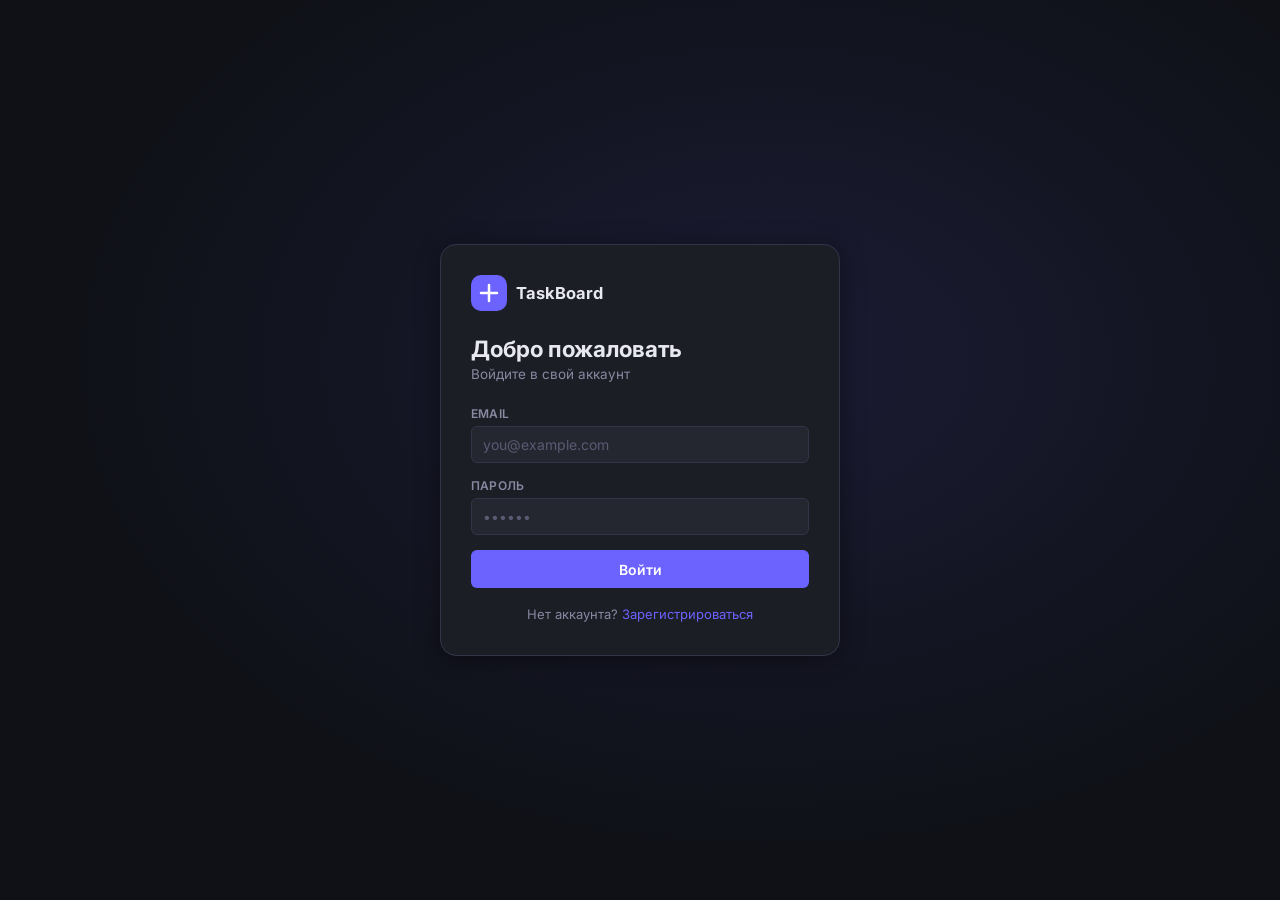
<file: Kursovichok2/wwwroot/index.html>
<!DOCTYPE html>
<html lang="ru">
<head>
    <meta charset="UTF-8" />
    <meta name="viewport" content="width=device-width, initial-scale=1.0" />
    <title>TaskBoard — Управление задачами</title>
    <link rel="preconnect" href="https://fonts.googleapis.com" />
    <link href="https://fonts.googleapis.com/css2?family=Inter:wght@400;500;600;700&display=swap" rel="stylesheet" />
    <link rel="stylesheet" href="style.css?v=5" />
    <link rel="icon" href="data:image/svg+xml,<svg xmlns='http://www.w3.org/2000/svg' viewBox='0 0 100 100'><text y='.9em' font-size='90'>📋</text></svg>">
</head>
<body>

    <!-- ТОСТЫ -->
    <div id="toast-container"></div>

    <!-- ЭКРАНЫ АВТОРИЗАЦИИ (показываются, когда пользователь не вошёл) -->
    <div id="auth-view" class="auth-wrapper hidden">
        <!-- LOGIN -->
        <div id="page-login" class="auth-card hidden">
            <div class="auth-logo">
                <svg width="36" height="36" viewBox="0 0 36 36" fill="none">
                    <rect width="36" height="36" rx="10" fill="#6C63FF" />
                    <path d="M10 18h16M18 10v16" stroke="#fff" stroke-width="2.5" stroke-linecap="round" />
                </svg>
                <span>TaskBoard</span>
            </div>
            <h1 class="auth-title">Добро пожаловать</h1>
            <p class="auth-subtitle">Войдите в свой аккаунт</p>
            <form id="login-form" class="auth-form" onsubmit="Auth.login(); return false;">
                <div class="field">
                    <label>Email</label>
                    <input type="email" id="login-email" placeholder="you@example.com" autocomplete="email" required />
                </div>
                <div class="field">
                    <label>Пароль</label>
                    <input type="password" id="login-password" placeholder="••••••" autocomplete="current-password" required />
                </div>
                <div id="login-error" class="form-error hidden"></div>
                <button type="submit" class="btn btn-primary btn-full">
                    <span class="btn-text">Войти</span>
                    <span class="btn-spinner hidden"></span>
                </button>
            </form>
            <p class="auth-footer">Нет аккаунта? <a href="#" onclick="Router.go('register')">Зарегистрироваться</a></p>
        </div>

        <!-- РЕГИСТРАЦИЯ -->
        <div id="page-register" class="auth-card hidden">
            <div class="auth-logo">
                <svg width="36" height="36" viewBox="0 0 36 36" fill="none">
                    <rect width="36" height="36" rx="10" fill="#6C63FF" />
                    <path d="M10 18h16M18 10v16" stroke="#fff" stroke-width="2.5" stroke-linecap="round" />
                </svg>
                <span>TaskBoard</span>
            </div>
            <h1 class="auth-title">Создать аккаунт</h1>
            <p class="auth-subtitle">Заполните данные для регистрации</p>
            <form id="register-form" class="auth-form" onsubmit="Auth.register(); return false;">
                <div class="field">
                    <label>Имя пользователя</label>
                    <input type="text" id="reg-username" placeholder="Минимум 5 символов" minlength="5" maxlength="50" required />
                </div>
                <div class="field">
                    <label>Email</label>
                    <input type="email" id="reg-email" placeholder="you@example.com" required />
                </div>
                <div class="field">
                    <label>Пароль</label>
                    <input type="password" id="reg-password" placeholder="Минимум 6 символов" minlength="6" maxlength="100" required />
                </div>
                <div id="reg-error" class="form-error hidden"></div>
                <button type="submit" class="btn btn-primary btn-full">
                    <span class="btn-text">Зарегистрироваться</span>
                    <span class="btn-spinner hidden"></span>
                </button>
            </form>
            <p class="auth-footer">Уже есть аккаунт? <a href="#" onclick="Router.go('login')">Войти</a></p>
        </div>
    </div>

    <!-- ОСНОВНОЕ ПРИЛОЖЕНИЕ (показывается, если пользователь вошёл) -->
    <div id="app-view" class="app-layout hidden">

        <!-- БОКОВОЕ МЕНЮ -->
        <aside class="sidebar">
            <div class="sidebar-header">
                <svg width="28" height="28" viewBox="0 0 36 36" fill="none">
                    <rect width="36" height="36" rx="10" fill="#6C63FF" />
                    <path d="M10 18h16M18 10v16" stroke="#fff" stroke-width="2.5" stroke-linecap="round" />
                </svg>
                <span class="sidebar-brand">TaskBoard</span>
            </div>

            <nav class="sidebar-nav">
                <a href="#" class="nav-item active" onclick="Router.go('boards')" data-page="boards">
                    <svg viewBox="0 0 24 24" fill="none" stroke="currentColor" stroke-width="2">
                        <rect x="3" y="3" width="7" height="7" rx="1" />
                        <rect x="14" y="3" width="7" height="7" rx="1" />
                        <rect x="3" y="14" width="7" height="7" rx="1" />
                        <rect x="14" y="14" width="7" height="7" rx="1" />
                    </svg>
                    Мои доски
                </a>
                <a href="#" class="nav-item" onclick="Router.go('notifications')" data-page="notifications">
                    <svg viewBox="0 0 24 24" fill="none" stroke="currentColor" stroke-width="2">
                        <path d="M18 8A6 6 0 0 0 6 8c0 7-3 9-3 9h18s-3-2-3-9" />
                        <path d="M13.73 21a2 2 0 0 1-3.46 0" />
                    </svg>
                    Уведомления
                    <span id="notif-badge" class="badge hidden">0</span>
                </a>
                <a href="#" class="nav-item" onclick="Router.go('profile')" data-page="profile">
                    <svg viewBox="0 0 24 24" fill="none" stroke="currentColor" stroke-width="2">
                        <path d="M20 21v-2a4 4 0 0 0-4-4H8a4 4 0 0 0-4 4v2" />
                        <circle cx="12" cy="7" r="4" />
                    </svg>
                    Профиль
                </a>
            </nav>


            <div class="sidebar-footer">
                <div class="sidebar-user">
                    <div class="user-avatar" id="sidebar-avatar">?</div>
                    <div class="user-info">
                        <span class="user-name" id="sidebar-name">...</span>
                        <span class="user-role" id="sidebar-role">...</span>
                    </div>
                </div>
                <button class="btn-icon logout-btn" onclick="Auth.logout()" title="Выйти">
                    <svg viewBox="0 0 24 24" fill="none" stroke="currentColor" stroke-width="2">
                        <path d="M9 21H5a2 2 0 0 1-2-2V5a2 2 0 0 1 2-2h4" />
                        <polyline points="16 17 21 12 16 7" />
                        <line x1="21" y1="12" x2="9" y2="12" />
                    </svg>
                </button>
            </div>
        </aside>

        <!-- МОБИЛЬНАЯ НАВИГАЦИЯ -->
        <nav class="mobile-nav">
            <a href="#" class="mobile-nav-item" onclick="Router.go('boards')" data-page="boards" title="Мои доски">
                <svg viewBox="0 0 24 24" fill="none" stroke="currentColor" stroke-width="2">
                    <rect x="3" y="3" width="7" height="7" rx="1" />
                    <rect x="14" y="3" width="7" height="7" rx="1" />
                    <rect x="3" y="14" width="7" height="7" rx="1" />
                    <rect x="14" y="14" width="7" height="7" rx="1" />
                </svg>
                <span>Доски</span>
            </a>
            <a href="#" class="mobile-nav-item" onclick="Router.go('notifications')" data-page="notifications" title="Уведомления">
                <svg viewBox="0 0 24 24" fill="none" stroke="currentColor" stroke-width="2">
                    <path d="M18 8A6 6 0 0 0 6 8c0 7-3 9-3 9h18s-3-2-3-9" />
                    <path d="M13.73 21a2 2 0 0 1-3.46 0" />
                </svg>
                <span>Увед.</span>
            </a>
            <a href="#" class="mobile-nav-item" onclick="Router.go('profile')" data-page="profile" title="Профиль">
                <svg viewBox="0 0 24 24" fill="none" stroke="currentColor" stroke-width="2">
                    <path d="M20 21v-2a4 4 0 0 0-4-4H8a4 4 0 0 0-4 4v2" />
                    <circle cx="12" cy="7" r="4" />
                </svg>
                <span>Профиль</span>
            </a>
        </nav>

        <!-- ОСНОВНОЙ КОНТЕНТ -->
        <main class="main-content">

            <!-- СТРАНИЦА ДОСОК -->
            <div id="page-boards" class="page hidden">
                <div class="page-header">
                    <div>
                        <h1 class="page-title">Мои доски</h1>
                        <p class="page-subtitle">Управляйте своими проектами</p>
                    </div>
                    <button class="btn btn-primary" onclick="Boards.openCreateModal()">
                        <svg viewBox="0 0 24 24" fill="none" stroke="currentColor" stroke-width="2.5"><path d="M12 5v14M5 12h14" /></svg>
                        Новая доска
                    </button>
                </div>
                <div id="boards-grid" class="boards-grid">
                    <div class="skeleton-grid">
                        <div class="skeleton-card"></div>
                        <div class="skeleton-card"></div>
                        <div class="skeleton-card"></div>
                    </div>
                </div>
            </div>

            <!-- СТРАНИЦА ДОСКИ (КАНБАН) -->
            <div id="page-board" class="page hidden">
                <div class="page-header">
                    <div class="board-header-left">
                        <button class="btn-icon back-btn" onclick="Router.go('boards')">
                            <svg viewBox="0 0 24 24" fill="none" stroke="currentColor" stroke-width="2.5">
                                <path d="M19 12H5M12 5l-7 7 7 7" />
                            </svg>
                        </button>
                        <div>
                            <h1 class="page-title" id="board-title">Загрузка...</h1>
                            <p class="page-subtitle" id="board-desc"></p>
                        </div>
                    </div>
                    <div class="board-actions">
                        <button class="btn btn-secondary" onclick="Board.openEditModal()">Редактировать</button>
                        <button class="btn btn-primary" onclick="Board.openTaskModal()">
                            <svg viewBox="0 0 24 24" fill="none" stroke="currentColor" stroke-width="2.5"><path d="M12 5v14M5 12h14" /></svg>
                            Задача
                        </button>
                    </div>
                </div>
                <div class="kanban-board" id="kanban-board">
                    <div class="kanban-col" id="col-todo" data-status="todo">
                        <div class="col-header">
                            <div class="col-dot dot-todo"></div>
                            <span class="col-title">To Do</span>
                            <span class="col-count" id="count-todo">0</span>
                        </div>
                        <div class="col-cards" id="cards-todo"></div>
                    </div>
                    <div class="kanban-col" id="col-inprogress" data-status="inprogress">
                        <div class="col-header">
                            <div class="col-dot dot-inprogress"></div>
                            <span class="col-title">In Progress</span>
                            <span class="col-count" id="count-inprogress">0</span>
                        </div>
                        <div class="col-cards" id="cards-inprogress"></div>
                    </div>
                    <div class="kanban-col" id="col-done" data-status="done">
                        <div class="col-header">
                            <div class="col-dot dot-done"></div>
                            <span class="col-title">Done</span>
                            <span class="col-count" id="count-done">0</span>
                        </div>
                        <div class="col-cards" id="cards-done"></div>
                    </div>
                </div>
            </div>

            <!-- СТРАНИЦА ЗАДАЧИ -->
            <div id="page-task" class="page hidden">
                <div class="page-header">
                    <div class="board-header-left">
                        <button class="btn-icon back-btn" id="task-back-btn" onclick="Board.goBack()">
                            <svg viewBox="0 0 24 24" fill="none" stroke="currentColor" stroke-width="2.5">
                                <path d="M19 12H5M12 5l-7 7 7 7" />
                            </svg>
                        </button>
                        <div>
                            <h1 class="page-title" id="task-title">Загрузка...</h1>
                            <span class="status-badge" id="task-status-badge"></span>
                        </div>
                    </div>
                    <div class="board-actions">
                        <button class="btn btn-secondary" onclick="TaskDetail.openEditModal()">Редактировать</button>
                        <button class="btn btn-danger" onclick="TaskDetail.deleteTask()">Удалить</button>
                    </div>
                </div>

                <div class="task-layout">
                    <div class="task-main">
                        <section class="task-section">
                            <h3 class="section-label">Описание</h3>
                            <p id="task-description" class="task-description"></p>
                        </section>
                        <section class="task-section">
                            <h3 class="section-label">Комментарии</h3>
                            <div id="task-comments" class="comments-list"></div>
                            <form class="comment-form" onsubmit="TaskDetail.addComment(); return false;">
                                <textarea id="comment-text" placeholder="Написать комментарий..." rows="3"></textarea>
                                <button class="btn btn-primary">Отправить</button>
                            </form>
                        </section>
                    </div>
                    <div class="task-sidebar">
                        <div class="task-meta-card">
                            <div class="meta-row">
                                <span class="meta-label">Статус</span>
                                <select id="task-status-select" onchange="TaskDetail.changeStatus(this.value)" class="meta-select">
                                    <option value="todo">To Do</option>
                                    <option value="inprogress">In Progress</option>
                                    <option value="done">Done</option>
                                </select>
                            </div>
                            <div class="meta-row">
                                <span class="meta-label">Дедлайн</span>
                                <span id="task-due" class="meta-value">—</span>
                            </div>
                            <div class="meta-row">
                                <span class="meta-label">Создана</span>
                                <span id="task-created" class="meta-value">—</span>
                            </div>
                            <div class="meta-row">
                                <span class="meta-label">Исполнитель</span>
                                <span id="task-assignee" class="meta-value">—</span>
                            </div>
                        </div>
                    </div>
                </div>
            </div>

            <!-- СТРАНИЦА УВЕДОМЛЕНИЙ -->
            <div id="page-notifications" class="page hidden">
                <div class="page-header">
                    <div>
                        <h1 class="page-title">Уведомления</h1>
                        <p class="page-subtitle">Последние изменения в ваших задачах</p>
                    </div>
                    <button class="btn btn-secondary" onclick="Notifications.markAllRead()">Отметить все прочитанными</button>
                </div>
                <div id="notif-list" class="notif-list"></div>
            </div>

            <!-- СТРАНИЦА ПРОФИЛЯ -->
            <div id="page-profile" class="page hidden">
                <div class="page-header">
                    <div>
                        <h1 class="page-title">Профиль</h1>
                    </div>
                </div>

                <div class="profile-card">
                    <div class="profile-avatar-big" id="profile-avatar-big">?</div>
                    <div class="profile-info">
                        <div class="profile-name" id="profile-name">—</div>
                        <div class="profile-email" id="profile-email">—</div>
                        <div class="profile-role-badge" id="profile-role">—</div>
                    </div>
                </div>
            </div>

            <!-- МОДАЛЬНЫЕ ОКНА -->
            <!-- МОДАЛЬНОЕ ОКНО СОЗДАНИЯ/РЕДАКТИРОВАНИЯ ДОСКИ -->
            <div id="modal-board" class="modal-overlay hidden" onclick="Modal.closeOnOverlay(event, 'modal-board')">
                <div class="modal">
                    <div class="modal-header">
                        <h2 id="modal-board-title">Новая доска</h2>
                        <button class="btn-icon" onclick="Modal.close('modal-board')">
                            <svg viewBox="0 0 24 24" fill="none" stroke="currentColor" stroke-width="2.5"><path d="M18 6L6 18M6 6l12 12" /></svg>
                        </button>
                    </div>
                    <div class="modal-body">
                        <div class="field">
                            <label>Название <span class="req">*</span></label>
                            <input type="text" id="board-name-input" placeholder="Название доски" maxlength="100" />
                        </div>
                        <div class="field">
                            <label>Описание</label>
                            <textarea id="board-desc-input" placeholder="Опционально" maxlength="500" rows="3"></textarea>
                        </div>
                    </div>
                    <div class="modal-footer">
                        <button class="btn btn-ghost" onclick="Modal.close('modal-board')">Отмена</button>
                        <button class="btn btn-primary" id="board-submit-btn" onclick="Boards.submitBoard()">Создать</button>
                    </div>
                </div>
            </div>

            <!-- МОДАЛЬНОЕ ОКНО СОЗДАНИЯ ЗАДАЧИ -->
            <div id="modal-task" class="modal-overlay hidden" onclick="Modal.closeOnOverlay(event, 'modal-task')">
                <div class="modal">
                    <div class="modal-header">
                        <h2>Новая задача</h2>
                        <button class="btn-icon" onclick="Modal.close('modal-task')">
                            <svg viewBox="0 0 24 24" fill="none" stroke="currentColor" stroke-width="2.5"><path d="M18 6L6 18M6 6l12 12" /></svg>
                        </button>
                    </div>
                    <div class="modal-body">
                        <div class="field">
                            <label>Название <span class="req">*</span></label>
                            <input type="text" id="task-name-input" placeholder="Название задачи" maxlength="100" />
                        </div>
                        <div class="field">
                            <label>Описание</label>
                            <textarea id="task-desc-input" placeholder="Опционально" maxlength="1000" rows="3"></textarea>
                        </div>
                        <div class="field-row">
                            <div class="field">
                                <label>Статус</label>
                                <select id="task-status-input">
                                    <option value="todo">To Do</option>
                                    <option value="inprogress">In Progress</option>
                                    <option value="done">Done</option>
                                </select>
                            </div>
                            <div class="field">
                                <label>Дедлайн</label>
                                <input type="date" id="task-due-input" />
                            </div>
                        </div>
                    </div>
                    <div class="modal-footer">
                        <button class="btn btn-ghost" onclick="Modal.close('modal-task')">Отмена</button>
                        <button class="btn btn-primary" onclick="Board.submitTask()">Создать</button>
                    </div>
                </div>
            </div>

            <!-- МОДАЛЬНОЕ ОКНО РЕДАКТИРОВАНИЯ ЗАДАЧИ -->
            <div id="modal-edit-task" class="modal-overlay hidden" onclick="Modal.closeOnOverlay(event, 'modal-edit-task')">
                <div class="modal">
                    <div class="modal-header">
                        <h2>Редактировать задачу</h2>
                        <button class="btn-icon" onclick="Modal.close('modal-edit-task')">
                            <svg viewBox="0 0 24 24" fill="none" stroke="currentColor" stroke-width="2.5"><path d="M18 6L6 18M6 6l12 12" /></svg>
                        </button>
                    </div>
                    <div class="modal-body">
                        <div class="field">
                            <label>Название</label>
                            <input type="text" id="edit-task-name" maxlength="100" />
                        </div>
                        <div class="field">
                            <label>Описание</label>
                            <textarea id="edit-task-desc" maxlength="1000" rows="3"></textarea>
                        </div>
                        <div class="field-row">
                            <div class="field">
                                <label>Статус</label>
                                <select id="edit-task-status">
                                    <option value="todo">To Do</option>
                                    <option value="inprogress">In Progress</option>
                                    <option value="done">Done</option>
                                </select>
                            </div>
                            <div class="field">
                                <label>Дедлайн</label>
                                <input type="date" id="edit-task-due" />
                            </div>
                        </div>
                    </div>
                    <div class="modal-footer">
                        <button class="btn btn-ghost" onclick="Modal.close('modal-edit-task')">Отмена</button>
                        <button class="btn btn-primary" onclick="TaskDetail.submitEdit()">Сохранить</button>
                    </div>
                </div>
            </div>

            <!-- МОДАЛЬНОЕ ОКНО ПОДТВЕРЖДЕНИЯ УДАЛЕНИЯ -->
            <div id="modal-confirm" class="modal-overlay hidden" onclick="Modal.closeOnOverlay(event, 'modal-confirm')">
                <div class="modal modal-sm">
                    <div class="modal-header">
                        <h2 id="confirm-title">Подтверждение</h2>
                        <button class="btn-icon" onclick="Modal.close('modal-confirm')">
                            <svg viewBox="0 0 24 24" fill="none" stroke="currentColor" stroke-width="2.5"><path d="M18 6L6 18M6 6l12 12" /></svg>
                        </button>
                    </div>
                    <div class="modal-body">
                        <p id="confirm-text">Вы уверены?</p>
                    </div>
                    <div class="modal-footer">
                        <button class="btn btn-ghost" onclick="Modal.close('modal-confirm')">Отмена</button>
                        <button class="btn btn-danger" id="confirm-btn">Удалить</button>
                    </div>
                </div>
            </div>


            <!-- МОДАЛЬНОЕ ОКНО РЕДАКТИРОВАНИЯ ПРОФИЛЯ -->
            <div id="modal-edit-profile" class="modal-overlay hidden" onclick="Modal.closeOnOverlay(event, 'modal-edit-profile')">
                <div class="modal">
                    <div class="modal-header">
                        <h2>Редактировать профиль</h2>
                        <button class="btn-icon" onclick="Modal.close('modal-edit-profile')">
                            <svg viewBox="0 0 24 24" fill="none" stroke="currentColor" stroke-width="2.5"><path d="M18 6L6 18M6 6l12 12" /></svg>
                        </button>
                    </div>
                    <div class="modal-body">
                        <div class="field">
                            <label>Имя пользователя</label>
                            <input type="text" id="edit-username" placeholder="Ваше имя" maxlength="50" />
                        </div>
                        <div class="field">
                            <label>Email</label>
                            <input type="email" id="edit-email" placeholder="your@email.com" />
                        </div>
                    </div>
                    <div class="modal-footer">
                        <button class="btn btn-ghost" onclick="Modal.close('modal-edit-profile')">Отмена</button>
                        <button class="btn btn-primary" onclick="Profile.submitEdit()">Сохранить</button>
                    </div>
                </div>
            </div>

            <!-- МОДАЛЬНОЕ ОКНО СМЕНЫ ПАРОЛЯ -->
            <div id="modal-change-password" class="modal-overlay hidden" onclick="Modal.closeOnOverlay(event, 'modal-change-password')">
                <div class="modal">
                    <div class="modal-header">
                        <h2>Сменить пароль</h2>
                        <button class="btn-icon" onclick="Modal.close('modal-change-password')">
                            <svg viewBox="0 0 24 24" fill="none" stroke="currentColor" stroke-width="2.5"><path d="M18 6L6 18M6 6l12 12" /></svg>
                        </button>
                    </div>
                    <div class="modal-body">
                        <div class="field">
                            <label>Текущий пароль</label>
                            <input type="password" id="current-password" placeholder="••••••" />
                        </div>
                        <div class="field">
                            <label>Новый пароль</label>
                            <input type="password" id="new-password" placeholder="Минимум 6 символов" />
                        </div>
                        <div class="field">
                            <label>Подтвердите пароль</label>
                            <input type="password" id="confirm-password" placeholder="••••••" />
                        </div>
                    </div>
                    <div class="modal-footer">
                        <button class="btn btn-ghost" onclick="Modal.close('modal-change-password')">Отмена</button>
                        <button class="btn btn-primary" onclick="Profile.submitPasswordChange()">Сменить пароль</button>
                    </div>
                </div>
            </div>


            <!-- СКРИПТЫ (порядок загрузки важен) -->
            <script src="js/config.js?v=5"></script>
            <script src="js/api.js?v=5"></script>
            <script src="js/auth.js?v=5"></script>
            <script src="js/router.js?v=5"></script>
            <script src="js/modal.js?v=5"></script>
            <script src="js/toast.js?v=5"></script>
            <script src="js/pages/boards.js?v=5"></script>
            <script src="js/pages/board.js?v=5"></script>
            <script src="js/pages/task.js?v=5"></script>
            <script src="js/pages/notifications.js?v=5"></script>
            <script src="js/deadline-notifier.js?v=1"></script>
            <script src="js/app.js?v=5"></script>
</body>
</html>
</file>
<file: Kursovichok2/wwwroot/style.css>
/* ── CSS переменные ── */
:root {
  --bg:          #0F1117;
  --surface:     #1C1E26;
  --surface2:    #252730;
  --surface3:    #2E3040;
  --border:      #32354A;
  --accent:      #6C63FF;
  --accent-h:    #8B83FF;
  --accent-dim:  rgba(108, 99, 255, 0.15);
  --text:        #E8E8F0;
  --text-muted:  #8888A0;
  --text-dim:    #5A5A72;
  --success:     #3ECF8E;
  --warning:     #F4A261;
  --danger:      #E05252;
  --todo-clr:    #7B8AF7;
  --prog-clr:    #F4A261;
  --done-clr:    #3ECF8E;
  --radius:      10px;
  --radius-sm:   6px;
  --shadow:      0 4px 24px rgba(0,0,0,0.4);
  --font:        'Inter', -apple-system, sans-serif;
  --sidebar-w:   240px;
  --transition:  0.18s ease;
}

/* ── Сброс стилей ── */
*, *::before, *::after { box-sizing: border-box; margin: 0; padding: 0; }
html { font-size: 15px; }
body {
  font-family: var(--font);
  background: var(--bg);
  color: var(--text);
  min-height: 100vh;
  -webkit-font-smoothing: antialiased;
}
a { color: var(--accent); text-decoration: none; }
a:hover { color: var(--accent-h); }
button { font-family: var(--font); cursor: pointer; border: none; background: none; }
input, textarea, select {
  font-family: var(--font);
  font-size: 0.933rem;
  background: var(--surface2);
  border: 1.5px solid var(--border);
  border-radius: var(--radius-sm);
  color: var(--text);
  padding: 0.6rem 0.75rem;
  width: 100%;
  transition: border-color var(--transition);
  outline: none;
}
input::placeholder, textarea::placeholder { color: var(--text-dim); }
input:focus, textarea:focus, select:focus { border-color: var(--accent); }
textarea { resize: vertical; }
select option { background: var(--surface2); }

/* ── Утилиты ── */
.hidden { display: none !important; }

/* ── Кнопки ── */
.btn {
  display: inline-flex;
  align-items: center;
  gap: 0.4rem;
  padding: 0.55rem 1.1rem;
  border-radius: var(--radius-sm);
  font-size: 0.867rem;
  font-weight: 600;
  transition: background var(--transition), transform 0.1s;
}
.btn:active { transform: scale(0.97); }
.btn svg { width: 15px; height: 15px; flex-shrink: 0; }

.btn-primary { background: var(--accent); color: #fff; }
.btn-primary:hover { background: var(--accent-h); }

.btn-secondary { background: var(--surface2); color: var(--text); border: 1.5px solid var(--border); }
.btn-secondary:hover { background: var(--surface3); }

.btn-ghost { background: transparent; color: var(--text-muted); }
.btn-ghost:hover { background: var(--surface2); color: var(--text); }

.btn-danger { background: rgba(224,82,82,0.15); color: var(--danger); border: 1.5px solid rgba(224,82,82,0.3); }
.btn-danger:hover { background: rgba(224,82,82,0.25); }

.btn-full { width: 100%; justify-content: center; padding: 0.7rem; font-size: 0.933rem; }

.btn-icon {
  width: 32px; height: 32px;
  display: flex; align-items: center; justify-content: center;
  border-radius: var(--radius-sm);
  color: var(--text-muted);
  transition: background var(--transition), color var(--transition);
}
.btn-icon:hover { background: var(--surface2); color: var(--text); }
.btn-icon svg { width: 18px; height: 18px; }

/* ── Авторизация ── */
.auth-wrapper {
  min-height: 100vh;
  display: flex;
  align-items: center;
  justify-content: center;
  background: radial-gradient(ellipse at 60% 40%, rgba(108,99,255,0.12) 0%, transparent 65%),
              var(--bg);
}
.auth-card {
  width: 100%;
  max-width: 400px;
  background: var(--surface);
  border: 1.5px solid var(--border);
  border-radius: 16px;
  padding: 2rem 2rem 2.2rem;
  box-shadow: var(--shadow);
}
.auth-logo {
  display: flex; align-items: center; gap: 0.6rem;
  font-size: 1.1rem; font-weight: 700; color: var(--text);
  margin-bottom: 1.6rem;
}
.auth-title { font-size: 1.5rem; font-weight: 700; margin-bottom: 0.25rem; }
.auth-subtitle { color: var(--text-muted); font-size: 0.9rem; margin-bottom: 1.6rem; }
.auth-form { display: flex; flex-direction: column; gap: 1rem; }
.auth-footer { text-align: center; margin-top: 1.2rem; color: var(--text-muted); font-size: 0.867rem; }
.auth-credit {
  text-align: center;
  margin-top: 0.8rem;
  color: var(--text-dim);
  font-size: 0.733rem;
}

/* ── Поля формы ── */
.field { display: flex; flex-direction: column; gap: 0.35rem; }
.field label { font-size: 0.8rem; font-weight: 600; color: var(--text-muted); letter-spacing: 0.02em; text-transform: uppercase; }
.field-row { display: grid; grid-template-columns: 1fr 1fr; gap: 0.75rem; }
.req { color: var(--accent); }
.form-error { color: var(--danger); font-size: 0.833rem; padding: 0.5rem 0.6rem; background: rgba(224,82,82,0.1); border-radius: var(--radius-sm); }

/* ── Макет приложения ── */
.app-layout {
  display: grid;
  grid-template-columns: var(--sidebar-w) 1fr;
  min-height: 100vh;
}

/* ── Боковое меню ── */
.sidebar {
  background: var(--surface);
  border-right: 1.5px solid var(--border);
  display: flex;
  flex-direction: column;
  padding: 1.25rem 0;
  position: sticky;
  top: 0;
  height: 100vh;
  overflow-y: auto;
}
.sidebar-header {
  display: flex; align-items: center; gap: 0.6rem;
  padding: 0 1.1rem 1.4rem;
  font-size: 1rem; font-weight: 700; color: var(--text);
}
.sidebar-brand { font-size: 1rem; font-weight: 700; }
.sidebar-nav { flex: 1; display: flex; flex-direction: column; gap: 2px; padding: 0 0.6rem; }
.nav-item {
  display: flex; align-items: center; gap: 0.7rem;
  padding: 0.6rem 0.8rem;
  border-radius: var(--radius-sm);
  color: var(--text-muted);
  font-size: 0.867rem;
  font-weight: 500;
  transition: background var(--transition), color var(--transition);
  text-decoration: none;
  position: relative;
}
.nav-item svg { width: 16px; height: 16px; flex-shrink: 0; }
.nav-item:hover { background: var(--surface2); color: var(--text); }
.nav-item.active { background: var(--accent-dim); color: var(--accent); }

.sidebar-footer {
  padding: 1rem 0.9rem 0;
  border-top: 1.5px solid var(--border);
  display: flex; align-items: center; gap: 0.5rem;
  margin-top: auto;
}
.course-credit {
  margin: 0 0.9rem 0.75rem;
  padding: 0.7rem 0.75rem;
  border: 1px solid var(--border);
  border-radius: var(--radius-sm);
  color: var(--text-muted);
  font-size: 0.733rem;
  line-height: 1.35;
  background: var(--surface2);
}
.sidebar-user { display: flex; align-items: center; gap: 0.6rem; flex: 1; min-width: 0; }
.user-avatar {
  width: 32px; height: 32px; border-radius: 50%;
  background: var(--accent-dim);
  color: var(--accent);
  display: flex; align-items: center; justify-content: center;
  font-size: 0.8rem; font-weight: 700;
  flex-shrink: 0;
  border: 1.5px solid var(--accent);
}
.user-info { display: flex; flex-direction: column; min-width: 0; }
.user-name { font-size: 0.8rem; font-weight: 600; white-space: nowrap; overflow: hidden; text-overflow: ellipsis; }
.user-role { font-size: 0.7rem; color: var(--text-muted); white-space: nowrap; }

.logout-btn { color: var(--text-dim); flex-shrink: 0; }
.logout-btn:hover { background: rgba(224,82,82,0.1); color: var(--danger); }

.mobile-nav {
  display: none;
  position: fixed;
  left: 0;
  right: 0;
  bottom: 0;
  z-index: 800;
  background: var(--surface);
  border-top: 1.5px solid var(--border);
  padding: 0.35rem 0.6rem calc(0.35rem + env(safe-area-inset-bottom));
  grid-template-columns: repeat(3, 1fr);
  gap: 0.25rem;
}
.mobile-nav-item {
  min-height: 48px;
  display: flex;
  flex-direction: column;
  align-items: center;
  justify-content: center;
  gap: 0.2rem;
  border-radius: var(--radius-sm);
  color: var(--text-muted);
  font-size: 0.7rem;
  font-weight: 600;
}
.mobile-nav-item svg { width: 18px; height: 18px; }
.mobile-nav-item.active { background: var(--accent-dim); color: var(--accent); }

/* ── Основной контент ── */
.main-content { padding: 2rem 2.5rem; overflow-y: auto; }
.page { display: block; }

/* ── Заголовок страницы ── */
.page-header {
  display: flex; align-items: flex-start; justify-content: space-between;
  margin-bottom: 2rem; gap: 1rem;
}
.page-title { font-size: 1.6rem; font-weight: 700; margin-bottom: 0.2rem; }
.page-subtitle { color: var(--text-muted); font-size: 0.867rem; }
.board-header-left { display: flex; align-items: center; gap: 0.75rem; }
.back-btn { width: 36px; height: 36px; }
.board-actions { display: flex; gap: 0.5rem; align-items: center; }

/* ── Сетка досок ── */
.boards-grid { display: grid; grid-template-columns: repeat(auto-fill, minmax(260px, 1fr)); gap: 1rem; }
.board-card {
  background: var(--surface);
  border: 1.5px solid var(--border);
  border-radius: var(--radius);
  padding: 1.2rem 1.2rem 1rem;
  cursor: pointer;
  transition: border-color var(--transition), transform var(--transition), box-shadow var(--transition);
  position: relative;
}
.board-card:hover { border-color: var(--accent); transform: translateY(-2px); box-shadow: 0 8px 24px rgba(108,99,255,0.15); }
.board-card-title { font-size: 1rem; font-weight: 600; margin-bottom: 0.4rem; }
.board-card-desc { font-size: 0.8rem; color: var(--text-muted); display: -webkit-box; -webkit-line-clamp: 2; -webkit-box-orient: vertical; overflow: hidden; min-height: 2.2em; }
.board-card-footer { display: flex; justify-content: space-between; align-items: center; margin-top: 1rem; padding-top: 0.75rem; border-top: 1px solid var(--border); }
.board-card-date { font-size: 0.75rem; color: var(--text-dim); }
.board-card-actions { display: flex; gap: 4px; opacity: 0; transition: opacity var(--transition); }
.board-card:hover .board-card-actions { opacity: 1; }
.board-card-actions .btn-icon { width: 26px; height: 26px; }
.board-card-actions .btn-icon svg { width: 14px; height: 14px; }

.empty-state {
  grid-column: 1 / -1;
  text-align: center;
  padding: 4rem 2rem;
  color: var(--text-muted);
}
.empty-state svg { width: 48px; height: 48px; margin: 0 auto 1rem; opacity: 0.4; }
.empty-state h3 { font-size: 1.1rem; font-weight: 600; margin-bottom: 0.4rem; color: var(--text); }
.empty-state p { font-size: 0.867rem; }

/* ── Скелет загрузки ── */
.skeleton-grid { display: contents; }
.skeleton-card {
  background: var(--surface);
  border: 1.5px solid var(--border);
  border-radius: var(--radius);
  height: 140px;
  animation: shimmer 1.4s infinite;
}
@keyframes shimmer {
  0%,100% { opacity: 0.6; }
  50%      { opacity: 1; }
}

/* ── Канбан ── */
.kanban-board {
  display: grid;
  grid-template-columns: repeat(3, 1fr);
  gap: 1.2rem;
  align-items: start;
  min-height: calc(100vh - 200px);
}
.kanban-col {
  background: var(--surface);
  border: 1.5px solid var(--border);
  border-radius: var(--radius);
  overflow: hidden;
}
.col-header {
  display: flex; align-items: center; gap: 0.5rem;
  padding: 1rem 1rem 0.75rem;
  border-bottom: 1.5px solid var(--border);
}
.col-dot { width: 8px; height: 8px; border-radius: 50%; flex-shrink: 0; }
.dot-todo { background: var(--todo-clr); box-shadow: 0 0 6px var(--todo-clr); }
.dot-inprogress { background: var(--prog-clr); box-shadow: 0 0 6px var(--prog-clr); }
.dot-done { background: var(--done-clr); box-shadow: 0 0 6px var(--done-clr); }
.col-title { font-size: 0.833rem; font-weight: 700; text-transform: uppercase; letter-spacing: 0.06em; flex: 1; }
.col-count {
  font-size: 0.75rem; font-weight: 600;
  background: var(--surface2);
  border-radius: 20px;
  padding: 1px 8px;
  color: var(--text-muted);
}
.col-cards { display: flex; flex-direction: column; gap: 0.6rem; padding: 0.75rem; min-height: 60px; }

/* Карточка задачи Канбан */
.task-card {
  background: var(--surface2);
  border: 1.5px solid var(--border);
  border-radius: var(--radius-sm);
  padding: 0.8rem 0.9rem;
  cursor: pointer;
  transition: border-color var(--transition), box-shadow var(--transition);
}
.task-card:hover { border-color: var(--accent); box-shadow: 0 2px 12px rgba(108,99,255,0.15); }
.task-card-title { font-size: 0.867rem; font-weight: 600; margin-bottom: 0.35rem; }
.task-card-due {
  font-size: 0.75rem; color: var(--text-muted);
  display: flex; align-items: center; gap: 0.3rem;
}
.task-card-due svg { width: 12px; height: 12px; }
.task-card-due.overdue { color: var(--danger); }
.task-card-assignee {
  font-size: 0.7rem; color: var(--text-dim);
  margin-top: 0.4rem;
  display: flex; align-items: center; gap: 0.3rem;
}

/* ── Детали задачи ── */
.task-layout { display: grid; grid-template-columns: 1fr 260px; gap: 1.5rem; align-items: start; }
.task-section { margin-bottom: 1.5rem; }
.section-label { font-size: 0.767rem; font-weight: 700; text-transform: uppercase; letter-spacing: 0.07em; color: var(--text-muted); margin-bottom: 0.7rem; }
.task-description { font-size: 0.9rem; color: var(--text-muted); line-height: 1.65; white-space: pre-wrap; }
.status-badge {
  display: inline-block;
  font-size: 0.733rem; font-weight: 700; text-transform: uppercase; letter-spacing: 0.05em;
  padding: 2px 10px; border-radius: 20px;
  margin-top: 0.35rem;
}
.status-todo { background: rgba(123,138,247,0.15); color: var(--todo-clr); }
.status-inprogress { background: rgba(244,162,97,0.15); color: var(--prog-clr); }
.status-done { background: rgba(62,207,142,0.15); color: var(--done-clr); }

.task-meta-card {
  background: var(--surface);
  border: 1.5px solid var(--border);
  border-radius: var(--radius);
  padding: 1rem;
}
.meta-row { display: flex; flex-direction: column; gap: 0.3rem; padding: 0.6rem 0; border-bottom: 1px solid var(--border); }
.meta-row:last-child { border-bottom: none; }
.meta-label { font-size: 0.733rem; font-weight: 700; text-transform: uppercase; letter-spacing: 0.05em; color: var(--text-dim); }
.meta-value { font-size: 0.867rem; color: var(--text); }
.meta-select { padding: 0.35rem 0.5rem; font-size: 0.8rem; }

/* ── Комментарии ── */
.comments-list { display: flex; flex-direction: column; gap: 0.75rem; margin-bottom: 1rem; }
.comment-item {
  background: var(--surface);
  border: 1.5px solid var(--border);
  border-radius: var(--radius-sm);
  padding: 0.75rem 0.9rem;
}
.comment-header { display: flex; justify-content: space-between; align-items: center; margin-bottom: 0.4rem; }
.comment-author { font-size: 0.8rem; font-weight: 600; color: var(--accent); }
.comment-date { font-size: 0.733rem; color: var(--text-dim); }
.comment-text { font-size: 0.867rem; color: var(--text-muted); line-height: 1.55; }
.comment-form { display: flex; flex-direction: column; gap: 0.5rem; }
.comment-empty { color: var(--text-dim); font-size: 0.867rem; font-style: italic; }

/* ── Уведомления ── */
.notif-list { display: flex; flex-direction: column; gap: 0.5rem; }
.notif-item {
  background: var(--surface);
  border: 1.5px solid var(--border);
  border-radius: var(--radius-sm);
  padding: 0.85rem 1rem;
  display: flex; align-items: flex-start; gap: 0.75rem;
  transition: border-color var(--transition);
}
.notif-item.unread { border-color: var(--accent); background: var(--accent-dim); }
.notif-dot { width: 8px; height: 8px; border-radius: 50%; background: var(--accent); margin-top: 4px; flex-shrink: 0; }
.notif-dot.read { background: var(--text-dim); }
.notif-body { flex: 1; }
.notif-text { font-size: 0.867rem; margin-bottom: 0.25rem; }
.notif-date { font-size: 0.733rem; color: var(--text-dim); }
.notif-empty { color: var(--text-dim); text-align: center; padding: 3rem; font-style: italic; }

/* ── Бейджи ── */
.badge {
  background: var(--danger);
  color: #fff;
  font-size: 0.667rem;
  font-weight: 700;
  border-radius: 20px;
  padding: 1px 6px;
  min-width: 18px;
  text-align: center;
}

/* ── Профиль ── */
.profile-card {
  background: var(--surface);
  border: 1.5px solid var(--border);
  border-radius: var(--radius);
  padding: 2rem;
  display: flex; align-items: center; gap: 1.5rem;
  max-width: 480px;
}
.profile-avatar-big {
  width: 72px; height: 72px; border-radius: 50%;
  background: var(--accent-dim);
  color: var(--accent);
  display: flex; align-items: center; justify-content: center;
  font-size: 1.8rem; font-weight: 700;
  border: 2px solid var(--accent);
  flex-shrink: 0;
}
.profile-name { font-size: 1.2rem; font-weight: 700; margin-bottom: 0.2rem; }
.profile-email { font-size: 0.867rem; color: var(--text-muted); margin-bottom: 0.6rem; }
.profile-role-badge {
  display: inline-block;
  font-size: 0.733rem; font-weight: 700; text-transform: uppercase; letter-spacing: 0.05em;
  padding: 2px 10px; border-radius: 20px;
  background: var(--accent-dim); color: var(--accent);
}

/* ── Модальные окна ── */
.modal-overlay {
  position: fixed; inset: 0;
  background: rgba(0,0,0,0.6);
  backdrop-filter: blur(4px);
  display: flex; align-items: center; justify-content: center;
  z-index: 1000;
  padding: 1rem;
}
.modal {
  background: var(--surface);
  border: 1.5px solid var(--border);
  border-radius: 14px;
  width: 100%;
  max-width: 480px;
  box-shadow: var(--shadow);
  animation: modalIn 0.18s ease;
}
.modal-sm { max-width: 360px; }
@keyframes modalIn {
  from { opacity: 0; transform: scale(0.96) translateY(-8px); }
  to   { opacity: 1; transform: scale(1) translateY(0); }
}
.modal-header {
  display: flex; align-items: center; justify-content: space-between;
  padding: 1.2rem 1.2rem 0.8rem;
  border-bottom: 1.5px solid var(--border);
}
.modal-header h2 { font-size: 1rem; font-weight: 700; }
.modal-body { padding: 1.2rem; display: flex; flex-direction: column; gap: 0.9rem; }
.modal-footer {
  display: flex; justify-content: flex-end; gap: 0.5rem;
  padding: 0.8rem 1.2rem 1.2rem;
}

/* ── Тосты ── */
#toast-container {
  position: fixed; bottom: 1.5rem; right: 1.5rem;
  display: flex; flex-direction: column; gap: 0.5rem;
  z-index: 9999;
}
.toast {
  background: var(--surface);
  border: 1.5px solid var(--border);
  border-radius: var(--radius-sm);
  padding: 0.7rem 1rem;
  font-size: 0.867rem;
  box-shadow: var(--shadow);
  animation: toastIn 0.2s ease;
  min-width: 220px;
  max-width: 320px;
}
.toast.success { border-color: var(--success); }
.toast.error   { border-color: var(--danger); }
@keyframes toastIn {
  from { opacity: 0; transform: translateX(20px); }
  to   { opacity: 1; transform: translateX(0); }
}

/* ── Индикатор загрузки ── */
.btn-spinner {
  width: 14px; height: 14px; border-radius: 50%;
  border: 2px solid rgba(255,255,255,0.3);
  border-top-color: #fff;
  animation: spin 0.6s linear infinite;
}
@keyframes spin { to { transform: rotate(360deg); } }

/* ── Адаптивность ── */
@media (max-width: 900px) {
  .app-layout { grid-template-columns: 1fr; }
  .sidebar { display: none; }
  .mobile-nav { display: grid; }
  .kanban-board { grid-template-columns: 1fr; }
  .task-layout { grid-template-columns: 1fr; }
  .main-content { padding: 1.25rem 1.25rem 5.5rem; }
}
@media (max-width: 600px) {
  .page-header { flex-direction: column; align-items: flex-start; }
  .board-actions { width: 100%; }
}
</file>
